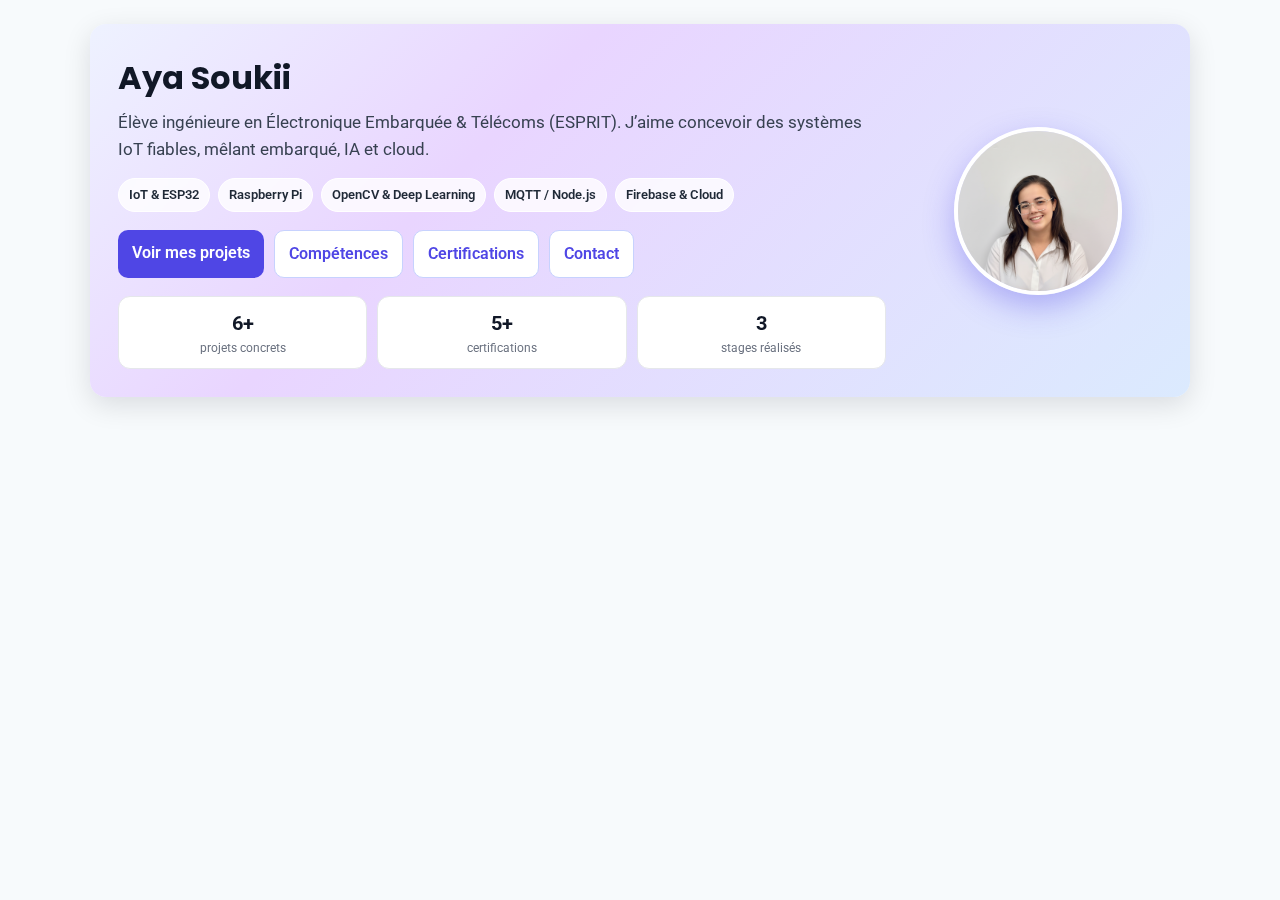
<file: index.html>
<!doctype html>
<html lang="fr">
<head>
  <meta charset="utf-8" />
  <meta name="viewport" content="width=device-width, initial-scale=1" />
  <title>Aya Soukii — Portfolio</title>
  <link href="https://fonts.googleapis.com/css2?family=Poppins:wght@400;600&family=Roboto:wght@400;500&display=swap" rel="stylesheet">
  <style>
    :root{
      --primary:#4f46e5;
      --ink:#1a202c;
      --muted:#6b7280;
      --bg:#f7fafc;
    }
    html{scroll-behavior:smooth}
    body{
      font-family:'Roboto',sans-serif; background:var(--bg); color:var(--ink);
      margin:0; padding:24px; line-height:1.6;
    }
    .container{max-width:1100px; margin:0 auto;}

    /* ===== HERO ===== */
    .heroPro{
      background:linear-gradient(135deg,#eef2ff 0%,#e9d5ff 35%,#dbeafe 100%);
      border-radius:16px; padding:28px; box-shadow:0 8px 28px rgba(2,6,23,.12);
      display:flex; gap:28px; align-items:center; margin:0 0 12px;
    }
    .heroLeft{flex:1; min-width:0}
    .heroTitle{font-family:Poppins,system-ui; font-weight:700; font-size:32px; margin:0 0 6px; color:#111827}
    .heroSub{color:#374151; margin:0 0 14px; font-size:17px}
    .tags{display:flex; flex-wrap:wrap; gap:8px; margin:12px 0 18px}
    .tag{background:#ffffffcc; border:1px solid #ffffff; color:#1f2937; padding:6px 10px; border-radius:999px; font-size:13px; font-weight:600; backdrop-filter:saturate(1.2) blur(2px)}
    .ctaRow{display:flex; flex-wrap:wrap; gap:10px}
    .btnPrimary,.btnGhost{
      padding:10px 14px; border-radius:10px; text-decoration:none; font-weight:600; display:inline-block;
      transition:transform .25s ease, background .25s ease, box-shadow .25s ease;
    }
    .btnPrimary{background:var(--primary); color:#fff}
    .btnPrimary:hover{transform:translateY(-2px); box-shadow:0 8px 18px rgba(79,70,229,.25)}
    .btnGhost{background:#fff; color:var(--primary); border:1px solid #c7d2fe}
    .btnGhost:hover{background:#eef2ff; transform:translateY(-2px)}
    .stats{display:grid; grid-template-columns:repeat(3,minmax(0,1fr)); gap:10px; margin-top:18px}
    .stat{background:#fff; border:1px solid #e5e7eb; border-radius:12px; padding:10px 12px; text-align:center}
    .stat strong{display:block; font-size:20px; color:#111827}
    .stat span{display:block; font-size:12px; color:#6b7280}
    .heroPhoto{width:160px; height:160px; border-radius:50%; overflow:hidden; box-shadow:0 12px 30px rgba(79,70,229,.35); border:4px solid #fff; flex:0 0 auto}
    .heroPhoto img{width:100%; height:100%; object-fit:cover}

    @media(max-width:780px){
      .heroPro{flex-direction:column; align-items:flex-start}
      .stats{grid-template-columns:repeat(3,1fr)}
    }

    /* ===== SECTIONS GLOBALES (cachées au départ) ===== */
    .sectionsWrapper.hidden{display:none}
    h3{font-family:'Poppins',sans-serif; color:var(--primary); font-weight:600; margin:40px 0 10px}

    .grid{display:grid; grid-template-columns:1fr 1fr; gap:20px; margin-top:20px}
    .card{background:#fff; padding:20px; border-radius:12px; box-shadow:0 4px 12px rgba(2,6,23,.04); transition:transform .3s ease, box-shadow .3s ease}
    .card:hover{transform:scale(1.03); box-shadow:0 8px 18px rgba(79,70,229,.2)}
    .card img{width:100%; border-radius:8px; margin-bottom:10px}

    /* Bloc compétences unique */
    .skills-block{background:#fff; border-radius:16px; box-shadow:0 8px 25px rgba(0,0,0,.05); padding:30px}
    .skills-block:hover{box-shadow:0 12px 35px rgba(79,70,229,.15)}
    .skills-list{display:grid; grid-template-columns:1fr 1fr; gap:25px}
    .skills-category{border-left:4px solid var(--primary); padding-left:14px}
    .skills-category h4{color:#111827; font-family:'Poppins',sans-serif; font-weight:600; margin:0 0 6px}
    .skills-category p{color:#374151; font-size:15px; margin:0}

    footer{text-align:center; color:#64748b; margin-top:40px; font-size:14px}

    @media(max-width:768px){
      .grid{grid-template-columns:1fr}
      .skills-list{grid-template-columns:1fr}
    }
  </style>
</head>
<body>
  <div class="container">

    <!-- ===== HERO SEULEMENT AU CHARGEMENT ===== -->
    <section class="heroPro" aria-label="Présentation">
      <div class="heroLeft">
        <h1 class="heroTitle">Aya Soukii</h1>
        <p class="heroSub">Élève ingénieure en Électronique Embarquée & Télécoms (ESPRIT). J’aime concevoir des systèmes IoT fiables, mêlant embarqué, IA et cloud.</p>

        <div class="tags">
          <span class="tag">IoT & ESP32</span>
          <span class="tag">Raspberry&nbsp;Pi</span>
          <span class="tag">OpenCV & Deep&nbsp;Learning</span>
          <span class="tag">MQTT / Node.js</span>
          <span class="tag">Firebase & Cloud</span>
        </div>

        <div class="ctaRow">
          <!-- Ce bouton révèle les sections et scroll vers Projets -->
          <a class="btnPrimary" href="#projects" id="btnVoirProjets" aria-expanded="false">Voir mes projets</a>
          <a class="btnGhost" href="#skills" data-target="skills">Compétences</a>
          <a class="btnGhost" href="#certifications" data-target="certifications">Certifications</a>
          <a class="btnGhost" href="#contact" data-target="contact">Contact</a>
        </div>

        <div class="stats" role="list" aria-label="Points clés">
          <div class="stat" role="listitem"><strong>6+</strong><span>projets concrets</span></div>
          <div class="stat" role="listitem"><strong>5+</strong><span>certifications</span></div>
          <div class="stat" role="listitem"><strong>3</strong><span>stages réalisés</span></div>
        </div>
      </div>

      <figure class="heroPhoto">
        <img src="photo_aya.jpg" alt="Portrait professionnel d’Aya Soukii">
      </figure>
    </section>

    <!-- ===== SECTIONS CACHÉES AU DÉPART ===== -->
    <div id="sections" class="sectionsWrapper hidden" aria-hidden="true">
      <!-- PROJETS -->
      <section id="projects">
        <h3>Projets</h3>
        <div class="grid">
          <div class="card">
            <img loading="lazy" src="Aeroqium.jpg" alt="AEROQIUM — Serre connectée aéroponique">
            <h4>AEROQIUM — Serre connectée aéroponique</h4>
            <p>Serre automatisée aéroponique + aquarium. ESP32, Flutter, Firebase, capteurs (pH, EC, DHT22).</p>
          </div>
          <div class="card">
            <img loading="lazy" src="plantes.jpg" alt="Détection des maladies des plantes">
            <h4>Détection des maladies des plantes (Deep Learning)</h4>
            <p>Classification d’images (TensorFlow/Keras). Dataset: Kaggle. Computer vision & data augmentation.</p>
          </div>
          <div class="card">
            <img loading="lazy" src="domotique.jpg" alt="Système domotique Node.js">
            <h4>Domotique basée sur Node.js</h4>
            <p>Maison intelligente via MQTT (Aedes), Express, Electron/Node-RED, MongoDB.</p>
          </div>
          <div class="card">
            <img loading="lazy" src="RFID.jpg" alt="Inventaire RFID">
            <h4>Gestion d'inventaire RFID</h4>
            <p>ESP32 + RFID, Node.js, suivi des produits en temps réel et base de données.</p>
          </div>
          <div class="card">
            <img loading="lazy" src="Scanner3D.jpg" alt="Scanner 3D">
            <h4>Scanner 3D</h4>
            <p>Conception & programmation d’un scanner 3D. Arduino, OpenCV, reconstruction 3D.</p>
          </div>
          <div class="card">
            <img loading="lazy" src="panneaux_cercles_dominant_color.png" alt="Détection de panneaux routiers">
            <h4>Détection de panneaux routiers embarquée</h4>
            <p>Raspberry Pi, OpenCV, Deep Learning pour l’identification des panneaux.</p>
          </div>
        </div>
      </section>

      <!-- COMPÉTENCES (bloc unique) -->
      <section id="skills">
        <h3>Compétences</h3>
        <div class="skills-block">
          <div class="skills-list">
            <div class="skills-category"><h4>💻 Langages</h4><p>Python, C/C++, JavaScript, VHDL, HTML/CSS, Node.js</p></div>
            <div class="skills-category"><h4>⚙️ Outils & Technologies</h4><p>Raspberry Pi, ESP32, Arduino, MATLAB, LabVIEW, Git/GitHub, Docker, Visual Studio Code, Jupyter Notebook</p></div>
            <div class="skills-category"><h4>🤖 IA & Vision</h4><p>OpenCV, TensorFlow/Keras, PyTorch, Scikit-Learn, Deep Learning, Computer Vision, Data Augmentation, CNN</p></div>
            <div class="skills-category"><h4>🗄️ Bases de données</h4><p>MongoDB, MySQL, Firebase</p></div>
            <div class="skills-category"><h4>🌐 IoT & Réseaux</h4><p>MQTT, Node-RED, REST API, Wi-Fi/Bluetooth, Communication série (UART, I2C, SPI)</p></div>
            <div class="skills-category"><h4>⚡ Systèmes embarqués</h4><p>Conception, capteurs & actionneurs, traitement de signaux, temps réel, microcontrôleurs ARM</p></div>
            <div class="skills-category"><h4>💡 Soft Skills</h4><p>Esprit d’analyse, travail en équipe, autonomie, gestion du temps, communication technique, créativité</p></div>
          </div>
        </div>
      </section>

      <!-- CERTIFICATIONS -->
      <section id="certifications">
        <h3>Certifications & Formations</h3>
        <div class="grid">
          <div class="card">
            <img loading="lazy" src="siemens_certificate.jpg" alt="Formation Siemens">
            <h4>Formation Siemens - Industrie 4.0</h4>
            <p><strong>Organisme :</strong> Siemens</p>
            <p>Automatisation avancée, intégration des systèmes et processus industriels intelligents.</p>
          </div>
          <div class="card">
            <img loading="lazy" src="ros_certificate.jpg" alt="Certification ROS">
            <h4>Foundation Code for ROS</h4>
            <p><strong>Organisme :</strong> The Construct</p>
            <p>Développement robotique avec ROS, Linux & Python.</p>
          </div>
          <div class="card">
            <img loading="lazy" src="deep_learning_certificate.jpg" alt="Certification Deep Learning">
            <h4>Getting Started with Deep Learning</h4>
            <p><strong>Organisme :</strong> NVIDIA</p>
            <p>Bases DL : CNN, entraînement et optimisation.</p>
          </div>
          <div class="card">
            <img loading="lazy" src="ai_predictive_maintenance.jpg" alt="AI Maintenance prédictive">
            <h4>Applications of AI for Predictive Maintenance</h4>
            <p><strong>Organisme :</strong> NVIDIA</p>
            <p>Cas d’usage industriels, analyse de données en temps réel.</p>
          </div>
          <div class="card">
            <img loading="lazy" src="linux_essentials_certificate.jpg" alt="Linux Essentials">
            <h4>Linux Essentials</h4>
            <p><strong>Organisme :</strong> Cisco Networking Academy</p>
            <p>Fondamentaux Linux, shell et sécurité.</p>
          </div>
        </div>
      </section>

      <!-- CONTACT -->
      <section id="contact">
        <h3>Contact</h3>
        <p>Email : <a href="mailto:aya.souki700@gmail.com">aya.souki700@gmail.com</a> • Tél : (+216) 28 162 710</p>
        <p><a href="https://www.linkedin.com/in/aya-souki-022b32219/">LinkedIn</a> • <a href="https://github.com/Ayasoukii">GitHub</a></p>
      </section>

      <footer>© 2025 Aya Soukii — Portfolio</footer>
    </div>
  </div>

  <!-- ===== JS : révèle les sections à la demande ===== -->
  <script>
    (function(){
      const wrapper = document.getElementById('sections');
      const reveal = (anchorId) => {
        if(wrapper.classList.contains('hidden')){
          wrapper.classList.remove('hidden');
          wrapper.setAttribute('aria-hidden','false');
          // petite pause pour laisser peindre puis scroll
          requestAnimationFrame(()=> {
            if(anchorId){
              const el = document.getElementById(anchorId);
              if(el) el.scrollIntoView({behavior:'smooth', block:'start'});
            }
          });
        }else if(anchorId){
          const el = document.getElementById(anchorId);
          if(el) el.scrollIntoView({behavior:'smooth', block:'start'});
        }
      };

      // Bouton principal
      const btnProjets = document.getElementById('btnVoirProjets');
      if(btnProjets){
        btnProjets.addEventListener('click', (e)=>{
          e.preventDefault();
          reveal('projects');
          btnProjets.setAttribute('aria-expanded','true');
        });
      }

      // Tous les liens .btnGhost avec data-target
      document.querySelectorAll('a.btnGhost[data-target], a.btnGhost[href^="#"]').forEach(a=>{
        a.addEventListener('click',(e)=>{
          e.preventDefault();
          const id = (a.dataset.target) || (a.getAttribute('href')||'').replace('#','');
          if(id) reveal(id);
        });
      });

      // Si l’utilisateur arrive avec un #hash dans l’URL, on révèle automatiquement
      window.addEventListener('load',()=>{
        const hash = location.hash.replace('#','');
        if(hash) reveal(hash);
      });
    })();
  </script>
</body>
</html>
</file>
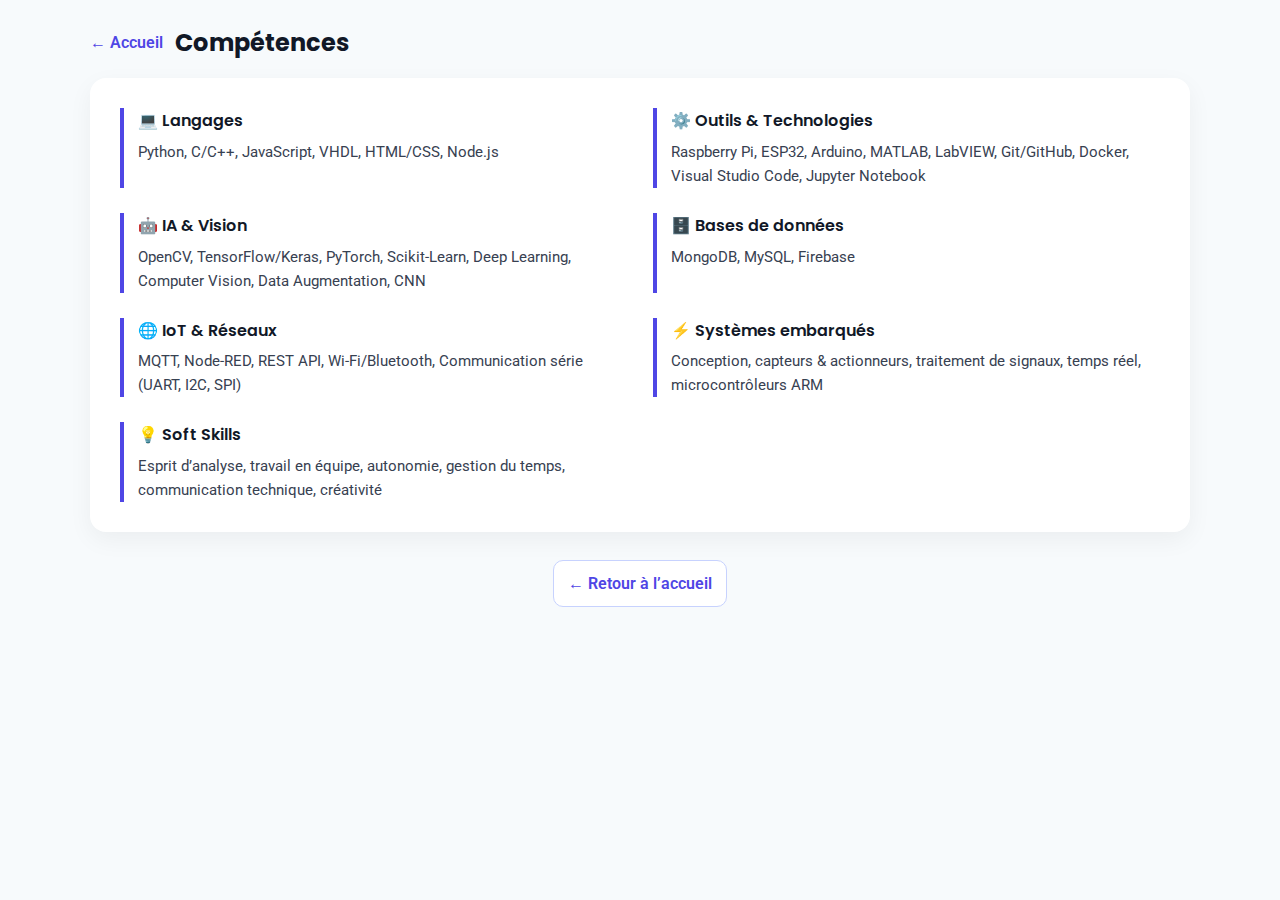
<file: competences.html>
<!doctype html>
<html lang="fr">
<head>
  <meta charset="utf-8" />
  <meta name="viewport" content="width=device-width, initial-scale=1" />
  <title>Compétences — Aya Soukii</title>
  <link href="styles.css" rel="stylesheet">
  <link href="https://fonts.googleapis.com/css2?family=Poppins:wght@400;600&family=Roboto:wght@400;500&display=swap" rel="stylesheet">
</head>
<body>
  <div class="container">
    <header class="subHeader">
      <a class="logo" href="index.html">← Accueil</a>
      <h1 class="pageTitle">Compétences</h1>
    </header>

    <section id="skills">
      <div class="skills-block">
        <div class="skills-list">
          <div class="skills-category"><h4>💻 Langages</h4><p>Python, C/C++, JavaScript, VHDL, HTML/CSS, Node.js</p></div>
          <div class="skills-category"><h4>⚙️ Outils & Technologies</h4><p>Raspberry Pi, ESP32, Arduino, MATLAB, LabVIEW, Git/GitHub, Docker, Visual Studio Code, Jupyter Notebook</p></div>
          <div class="skills-category"><h4>🤖 IA & Vision</h4><p>OpenCV, TensorFlow/Keras, PyTorch, Scikit-Learn, Deep Learning, Computer Vision, Data Augmentation, CNN</p></div>
          <div class="skills-category"><h4>🗄️ Bases de données</h4><p>MongoDB, MySQL, Firebase</p></div>
          <div class="skills-category"><h4>🌐 IoT & Réseaux</h4><p>MQTT, Node-RED, REST API, Wi-Fi/Bluetooth, Communication série (UART, I2C, SPI)</p></div>
          <div class="skills-category"><h4>⚡ Systèmes embarqués</h4><p>Conception, capteurs & actionneurs, traitement de signaux, temps réel, microcontrôleurs ARM</p></div>
          <div class="skills-category"><h4>💡 Soft Skills</h4><p>Esprit d’analyse, travail en équipe, autonomie, gestion du temps, communication technique, créativité</p></div>
        </div>
      </div>
    </section>

    <footer class="subFooter">
      <a href="index.html" class="btnGhost">← Retour à l’accueil</a>
    </footer>
  </div>
</body>
</html>
</file>
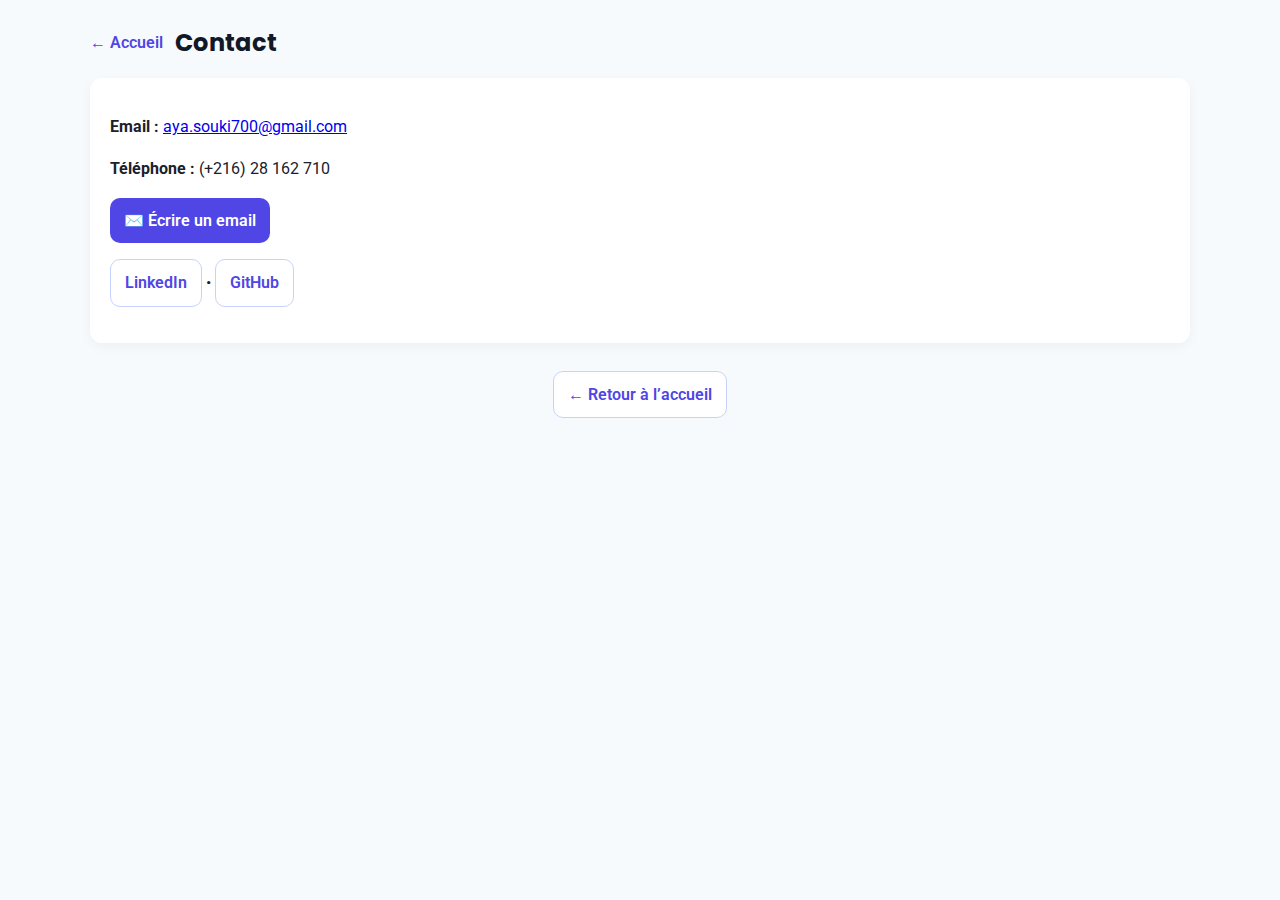
<file: contact.html>
<!doctype html>
<html lang="fr">
<head>
  <meta charset="utf-8" />
  <meta name="viewport" content="width=device-width, initial-scale=1" />
  <title>Contact — Aya Soukii</title>
  <link href="styles.css" rel="stylesheet">
  <link href="https://fonts.googleapis.com/css2?family=Poppins:wght@400;600&family=Roboto:wght@400;500&display=swap" rel="stylesheet">
</head>
<body>
  <div class="container">
    <header class="subHeader">
      <a class="logo" href="index.html">← Accueil</a>
      <h1 class="pageTitle">Contact</h1>
    </header>

    <section id="contact">
      <div class="card">
        <p><strong>Email :</strong> <a href="mailto:aya.souki700@gmail.com">aya.souki700@gmail.com</a></p>
        <p><strong>Téléphone :</strong> (+216) 28 162 710</p>
        <p><a class="btnPrimary" href="mailto:aya.souki700@gmail.com">✉️ Écrire un email</a></p>
        <p><a class="btnGhost" href="https://www.linkedin.com/in/aya-souki-022b32219/">LinkedIn</a> • <a class="btnGhost" href="https://github.com/Ayasoukii">GitHub</a></p>
      </div>
    </section>

    <footer class="subFooter">
      <a href="index.html" class="btnGhost">← Retour à l’accueil</a>
    </footer>
  </div>
</body>
</html>
</file>
<file: styles.css>
:root{
  --primary:#4f46e5;
  --ink:#1a202c;
  --muted:#6b7280;
  --bg:#f7fafc;
}
html{scroll-behavior:smooth}
*{box-sizing:border-box}
body{
  font-family:'Roboto',sans-serif; background:var(--bg); color:var(--ink);
  margin:0; padding:24px; line-height:1.6;
}
.container{max-width:1100px; margin:0 auto}

/* Sous-entêtes des pages internes */
.subHeader{
  display:flex; align-items:center; gap:12px; margin-bottom:16px;
}
.logo{color:var(--primary); text-decoration:none; font-weight:600}
.pageTitle{
  font-family:'Poppins',sans-serif; font-weight:700; font-size:24px; margin:0; color:#111827
}
.topNav {
  position: fixed;
  top: 15px;
  left: 20px;
  display: flex;
  align-items: center;
  gap: 20px;
  background: rgba(255,255,255,0.9);
  padding: 10px 20px;
  border-radius: 12px;
  box-shadow: 0 2px 8px rgba(0,0,0,0.1);
}

.topNav .logo {
  font-weight: 600;
  font-size: 1.1rem;
  color: #222;
  text-decoration: none;
}

.topNav .navLinks a {
  color: #333;
  text-decoration: none;
  font-weight: 500;
}

.topNav .navLinks a:hover {
  color: #0077cc;
}


/* HERO (accueil) */
.heroPro{
  background:linear-gradient(135deg,#eef2ff 0%,#e9d5ff 35%,#dbeafe 100%);
  border-radius:16px; padding:28px; box-shadow:0 8px 28px rgba(2,6,23,.12);
  display:flex; gap:28px; align-items:center; margin:0 0 12px;
}
.heroLeft{flex:1; min-width:0}
.heroTitle{font-family:Poppins,system-ui; font-weight:700; font-size:32px; margin:0 0 6px; color:#111827}
.heroSub{color:#374151; margin:0 0 14px; font-size:17px}
.tags{display:flex; flex-wrap:wrap; gap:8px; margin:12px 0 18px}
.tag{background:#ffffffcc; border:1px solid #ffffff; color:#1f2937; padding:6px 10px; border-radius:999px; font-size:13px; font-weight:600; backdrop-filter:saturate(1.2) blur(2px)}
.ctaRow{display:flex; flex-wrap:wrap; gap:10px}
.btnPrimary,.btnGhost{
  padding:10px 14px; border-radius:10px; text-decoration:none; font-weight:600; display:inline-block;
  transition:transform .25s ease, background .25s ease, box-shadow .25s ease;
}
.btnPrimary{background:var(--primary); color:#fff}
.btnPrimary:hover{transform:translateY(-2px); box-shadow:0 8px 18px rgba(79,70,229,.25)}
.btnGhost{background:#fff; color:var(--primary); border:1px solid #c7d2fe}
.btnGhost:hover{background:#eef2ff; transform:translateY(-2px)}
.stats{display:grid; grid-template-columns:repeat(3,minmax(0,1fr)); gap:10px; margin-top:18px}
.stat{background:#fff; border:1px solid #e5e7eb; border-radius:12px; padding:10px 12px; text-align:center}
.stat strong{display:block; font-size:20px; color:#111827}
.stat span{display:block; font-size:12px; color:#6b7280}
.heroPhoto{width:160px; height:160px; border-radius:50%; overflow:hidden; box-shadow:0 12px 30px rgba(79,70,229,.35); border:4px solid #fff; flex:0 0 auto}
.heroPhoto img{width:100%; height:100%; object-fit:cover}

@media(max-width:780px){
  .heroPro{flex-direction:column; align-items:flex-start}
  .stats{grid-template-columns:repeat(3,1fr)}
}

/* Cartes & grille */
.grid{display:grid; grid-template-columns:1fr 1fr; gap:20px; margin-top:20px}
.card{
  background:#fff; padding:20px; border-radius:12px; box-shadow:0 4px 12px rgba(2,6,23,.04);
  transition:transform .3s ease, box-shadow .3s ease
}
.card:hover{transform:scale(1.03); box-shadow:0 8px 18px rgba(79,70,229,.2)}
.card img{width:100%; border-radius:8px; margin-bottom:10px}

/* Bloc compétences unique */
.skills-block{background:#fff; border-radius:16px; box-shadow:0 8px 25px rgba(0,0,0,.05); padding:30px}
.skills-block:hover{box-shadow:0 12px 35px rgba(79,70,229,.15)}
.skills-list{display:grid; grid-template-columns:1fr 1fr; gap:25px}
.skills-category{border-left:4px solid var(--primary); padding-left:14px}
.skills-category h4{color:#111827; font-family:'Poppins',sans-serif; font-weight:600; margin:0 0 6px}
.skills-category p{color:#374151; font-size:15px; margin:0}

/* Footer simple */
.subFooter{margin:28px 0; text-align:center}

@media(max-width:768px){
  .grid{grid-template-columns:1fr}
  .skills-list{grid-template-columns:1fr}
}
</file>
